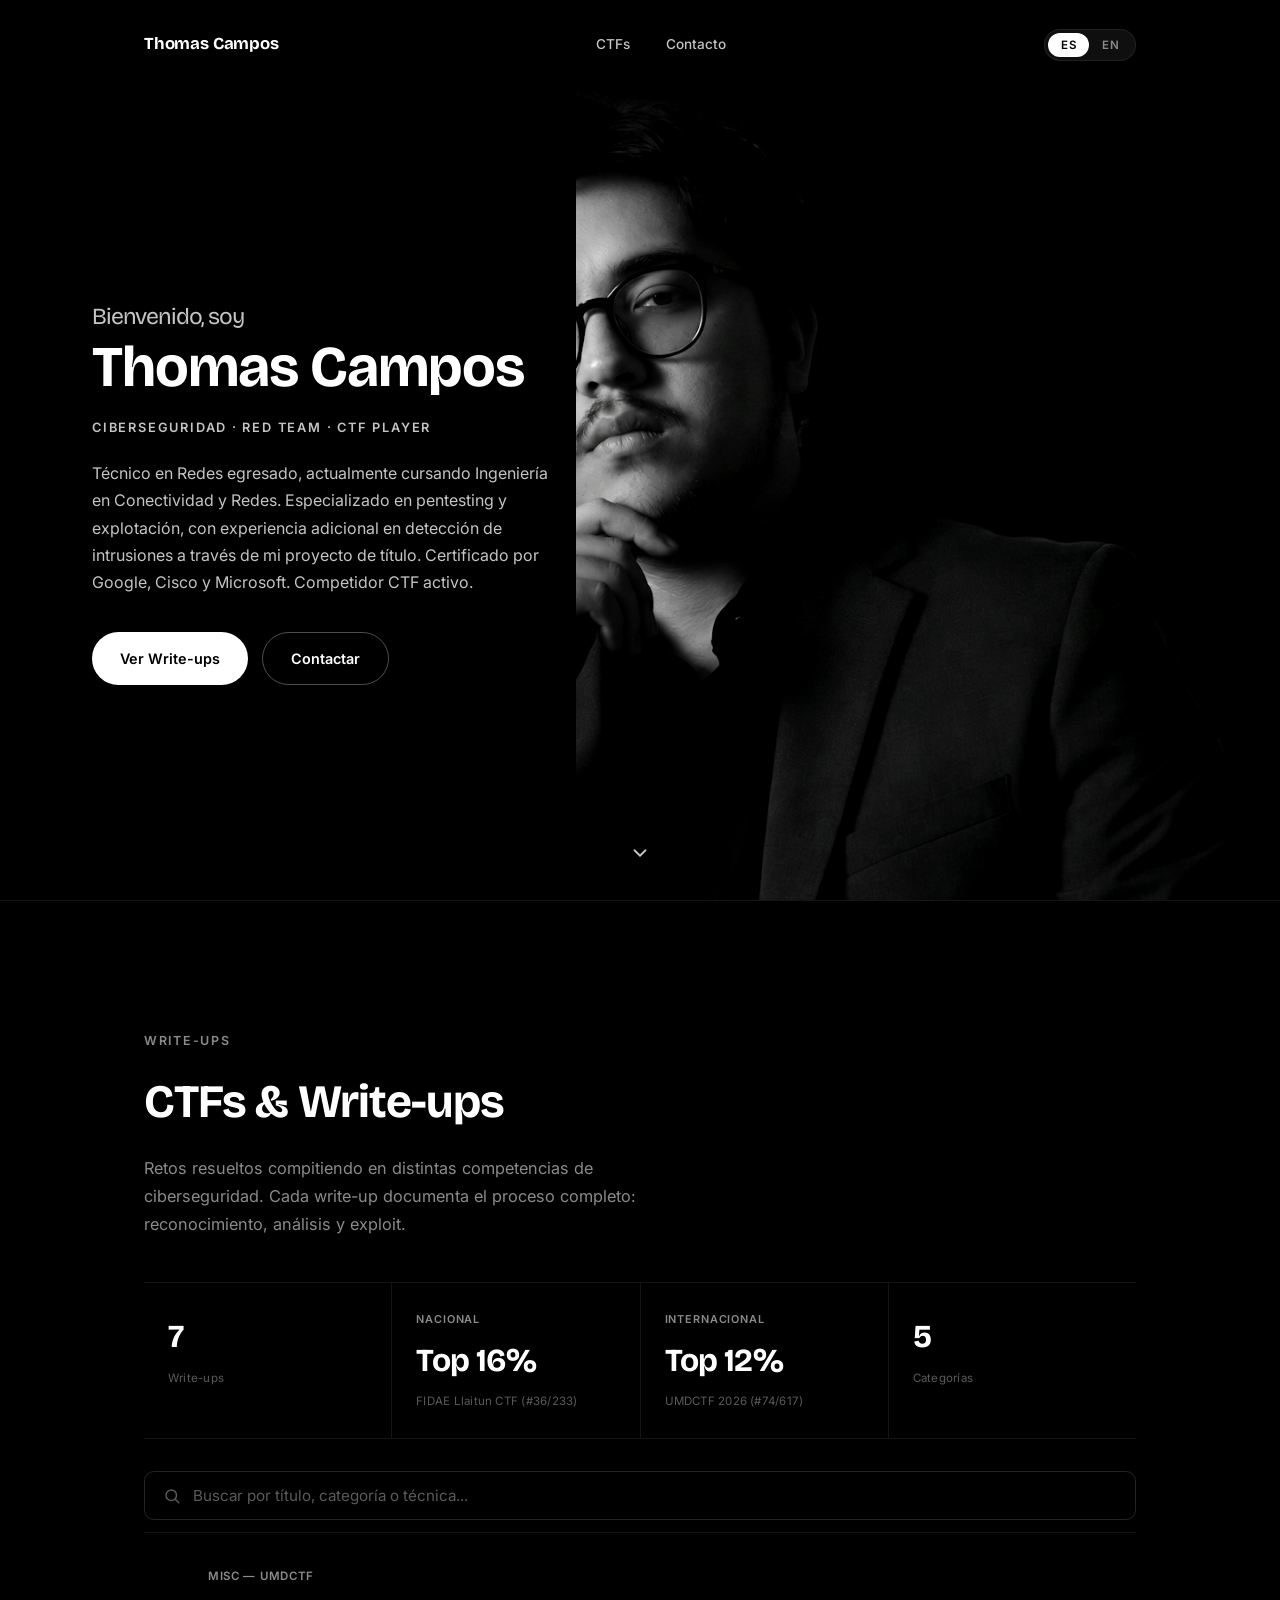
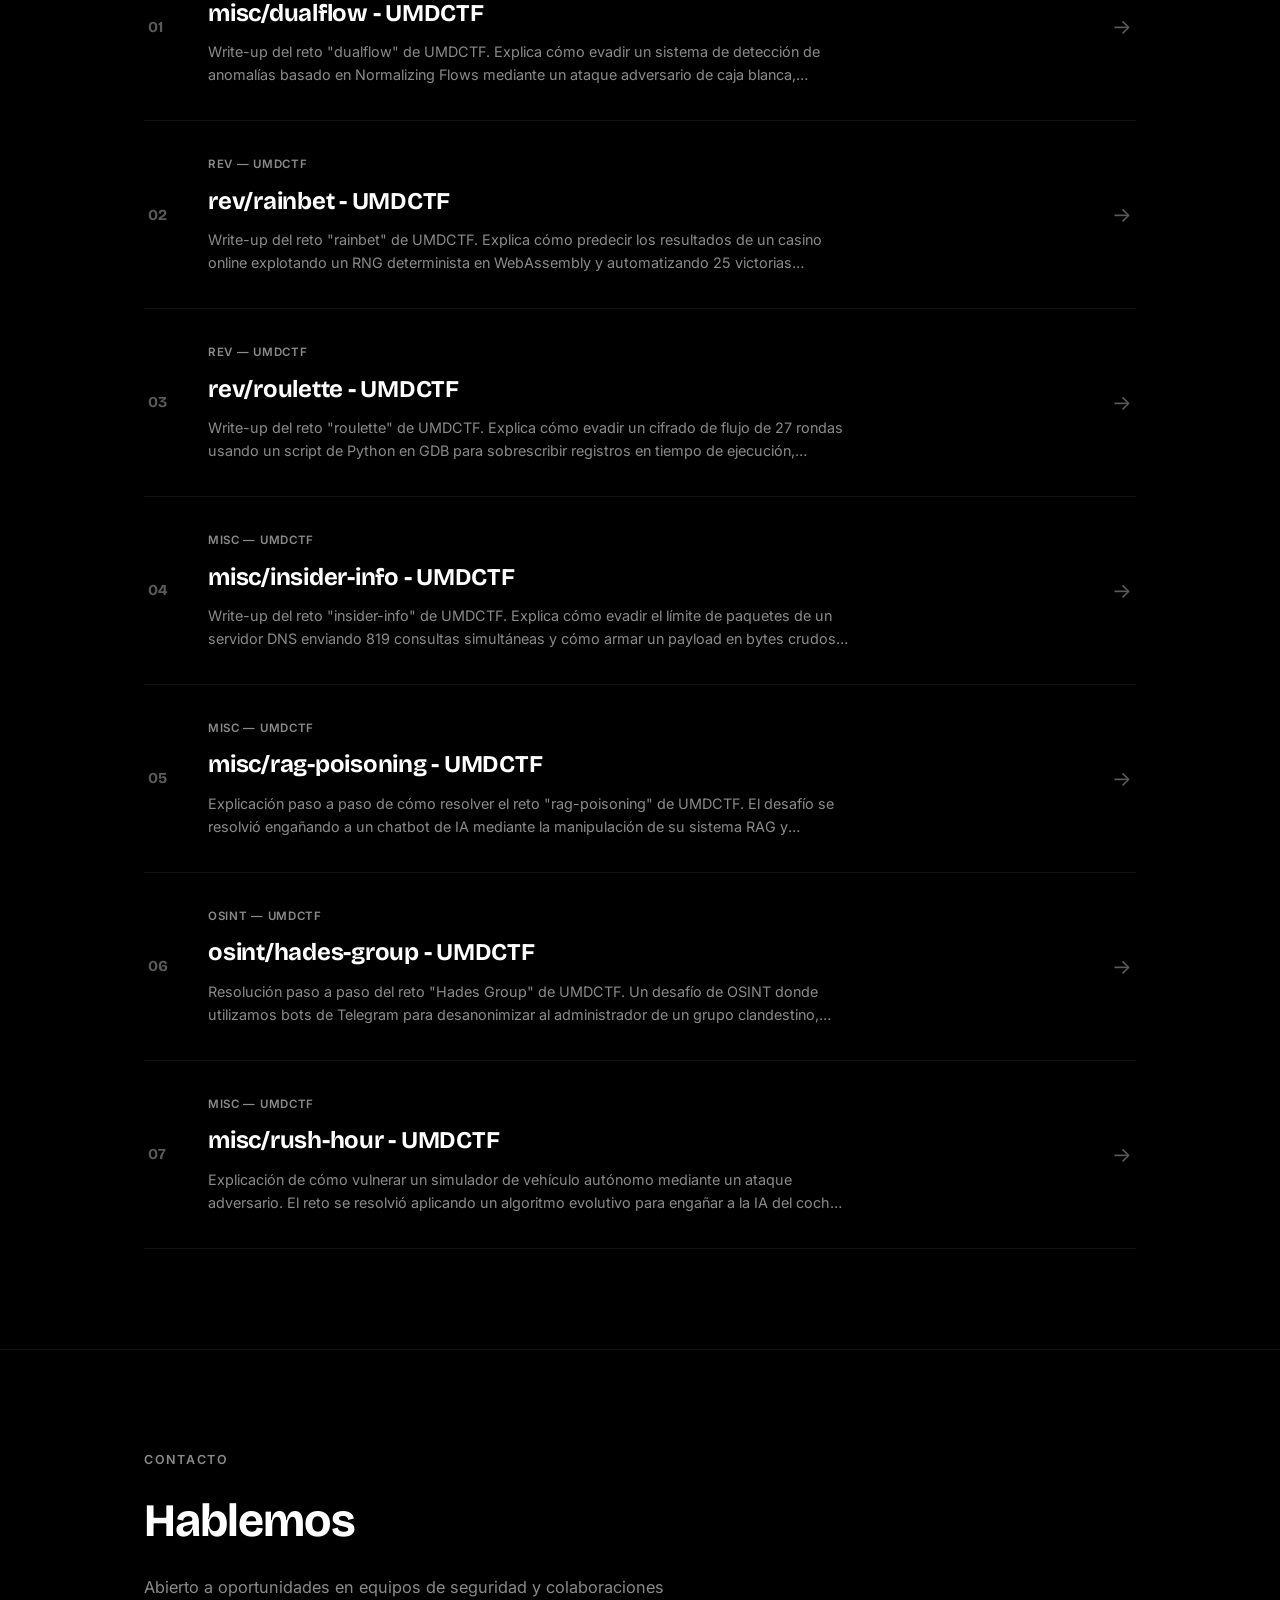
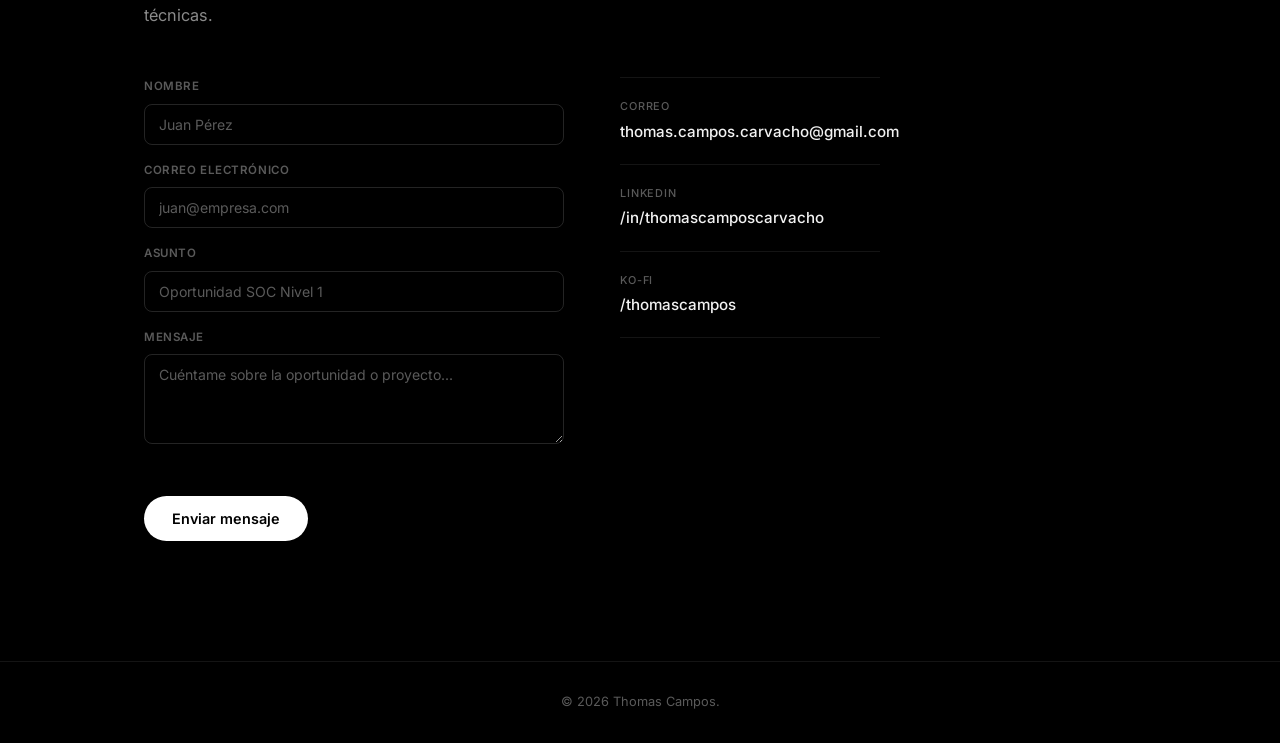
<file: index.html>
<!DOCTYPE html>
<html lang="es">
<head>
  <meta charset="UTF-8" />
  <meta name="viewport" content="width=device-width, initial-scale=1.0" />
  <title>Thomas Campos — Ciberseguridad & CTF</title>
  <meta name="description" content="Thomas Campos — Ciberseguridad, Blue Team, competidor CTF. Write-ups de UMDCTF." />
  <link rel="icon" type="image/png" href="Media/avatar.png" />

  <link rel="preconnect" href="https://fonts.googleapis.com" />
  <link rel="preconnect" href="https://fonts.gstatic.com" crossorigin />
  <link href="https://fonts.googleapis.com/css2?family=Bricolage+Grotesque:opsz,wght@12..96,400..800&family=Inter:wght@400;500;600&display=swap" rel="stylesheet" />

  <link rel="stylesheet" href="style.css" />
</head>
<body>

  <header id="header">
    <div class="nav-inner">
      <a href="#top" class="nav-logo">Thomas Campos</a>
      <nav class="nav-links">
        <a href="#ctfs">CTFs</a>
        <a href="#contact">Contacto</a>
      </nav>
      <div class="lang-toggle">
        <button class="lang-btn active" data-lang="es">ES</button>
        <button class="lang-btn" data-lang="en">EN</button>
      </div>
    </div>
  </header>

  <main>
    <section id="top" class="hero">
      <div class="hero-content">
        <div class="hero-content-inner">
          <h1 class="hero-title">
            <span data-i18n="hero.line1">Bienvenido, soy</span>
            <span data-i18n="hero.line2">Thomas Campos</span>
          </h1>
          <p class="hero-role" data-i18n="hero.role">CIBERSEGURIDAD · RED TEAM · CTF PLAYER</p>
          <p class="hero-desc" data-i18n="hero.desc">Técnico en Redes egresado, actualmente cursando Ingeniería en Conectividad y Redes. Especializado en pentesting y explotación, con experiencia adicional en detección de intrusiones a través de mi proyecto de título. Certificado por Google, Cisco y Microsoft. Competidor CTF activo.</p>

          <div class="hero-cta">
            <a href="#ctfs" class="btn btn-light" data-i18n="hero.cta1">Ver Write-ups</a>
            <a href="#contact" class="btn btn-outline" data-i18n="hero.cta2">Contactar</a>
          </div>
        </div>
      </div>

      <div class="hero-photo-wrap">
        <img src="Media/headshot.png" alt="Thomas Campos" class="hero-photo" />
      </div>

      <a href="#ctfs" class="hero-scroll" aria-label="Scroll">
        <svg width="22" height="22" viewBox="0 0 24 24" fill="none"><path d="M6 9l6 6 6-6" stroke="currentColor" stroke-width="2" stroke-linecap="round" stroke-linejoin="round"/></svg>
      </a>
    </section>

    <section id="ctfs">
      <div class="container">
        <p class="eyebrow" data-i18n="ctfs.label">Write-ups</p>
        <h2 class="section-title" data-i18n="ctfs.title">CTFs &amp; Write-ups</h2>
        <p class="section-desc" data-i18n="ctfs.desc">Retos resueltos compitiendo en distintas competencias de ciberseguridad. Cada write-up documenta el proceso completo: reconocimiento, análisis y exploit.</p>

        <div class="stats-row">
          <div class="stat">
            <div class="stat-number">7</div>
            <div class="stat-label" data-i18n="ctfs.stat1">Write-ups</div>
          </div>
          <div class="stat">
            <p class="stat-tag" data-i18n="ctfs.stat2tag">Nacional</p>
            <div class="stat-number">Top 16%</div>
            <div class="stat-label" data-i18n="ctfs.stat2">FIDAE Llaitun CTF (#36/233)</div>
          </div>
          <div class="stat">
            <p class="stat-tag" data-i18n="ctfs.stat3tag">Internacional</p>
            <div class="stat-number">Top 12%</div>
            <div class="stat-label" data-i18n="ctfs.stat3">UMDCTF 2026 (#74/617)</div>
          </div>
          <div class="stat">
            <div class="stat-number">5</div>
            <div class="stat-label" data-i18n="ctfs.stat4">Categorías</div>
          </div>
        </div>

        <div class="ctf-search">
          <svg width="18" height="18" viewBox="0 0 24 24" fill="none"><circle cx="11" cy="11" r="7" stroke="currentColor" stroke-width="2"/><path d="M21 21l-4.3-4.3" stroke="currentColor" stroke-width="2" stroke-linecap="round"/></svg>
          <input type="text" id="ctfSearch" data-i18n-placeholder="ctfs.search" placeholder="Buscar por título, categoría o técnica..." autocomplete="off" />
        </div>

        <div class="ctf-list" id="ctfList"></div>
      </div>
    </section>

    <section id="contact">
      <div class="container">
        <p class="eyebrow" data-i18n="contact.label">Contacto</p>
        <h2 class="section-title" data-i18n="contact.title">Hablemos</h2>
        <p class="section-desc" data-i18n="contact.desc">Abierto a oportunidades en equipos de seguridad y colaboraciones técnicas.</p>

        <div class="contact-grid">
          <form class="contact-form" id="contactForm" novalidate>
            <div class="form-group">
              <label for="fName" data-i18n="contact.form.name">Nombre</label>
              <input type="text" id="fName" placeholder="Juan Pérez" autocomplete="off" />
            </div>
            <div class="form-group">
              <label for="fEmail" data-i18n="contact.form.email">Correo electrónico</label>
              <input type="email" id="fEmail" placeholder="juan@empresa.com" autocomplete="off" />
            </div>
            <div class="form-group">
              <label for="fSubject" data-i18n="contact.form.subject">Asunto</label>
              <input type="text" id="fSubject" placeholder="Oportunidad SOC Nivel 1" autocomplete="off" />
            </div>
            <div class="form-group">
              <label for="fMessage" data-i18n="contact.form.message">Mensaje</label>
              <textarea id="fMessage" placeholder="Cuéntame sobre la oportunidad o proyecto..."></textarea>
            </div>
            <p class="form-feedback" id="formFeedback"></p>
            <button type="submit" class="btn btn-light form-submit" id="formSubmitBtn">
              <span data-i18n="contact.form.send">Enviar mensaje</span>
            </button>
          </form>

          <div class="contact-links">
            <a href="mailto:thomas.campos.carvacho@gmail.com" class="contact-link">
              <span class="contact-link-label" data-i18n="contact.emailLabel">Correo</span>
              <span>thomas.campos.carvacho@gmail.com</span>
            </a>
            <a href="https://www.linkedin.com/in/thomascamposcarvacho/" target="_blank" rel="noopener noreferrer" class="contact-link">
              <span class="contact-link-label">LinkedIn</span>
              <span>/in/thomascamposcarvacho</span>
            </a>
            <a href="https://ko-fi.com/thomascampos" target="_blank" rel="noopener noreferrer" class="contact-link">
              <span class="contact-link-label">Ko-fi</span>
              <span>/thomascampos</span>
            </a>
          </div>
        </div>
      </div>
    </section>
  </main>

  <footer>
    <p data-i18n="footer.copy">© 2026 Thomas Campos.</p>
  </footer>

  <script src="data.js"></script>
  <script src="script.js"></script>
</body>
</html>
</file>
<file: style.css>
/* =========================================================
   TOKENS — blanco, negro, gris. Nada más.
========================================================= */
:root {
  --black:        #000000;
  --near-black:   #0A0A0A;
  --charcoal:     #1A1A1A;
  --line:         rgba(255,255,255,0.14);
  --line-soft:    rgba(255,255,255,0.08);

  --white:        #FFFFFF;
  --off-white:    #F2F2F2;
  --gray-light:   #C4C4C4;
  --gray:         #8A8A8A;
  --gray-dark:    #5A5A5A;

  --font-display: 'Bricolage Grotesque', sans-serif;
  --font-body:    'Inter', sans-serif;

  --ease: cubic-bezier(0.4, 0, 0.2, 1);
}

* { margin: 0; padding: 0; box-sizing: border-box; }
html { scroll-behavior: smooth; }

body {
  font-family: var(--font-body);
  background: var(--black);
  color: var(--off-white);
  line-height: 1.6;
  overflow-x: hidden;
}

a { color: inherit; text-decoration: none; }
button { font-family: inherit; cursor: pointer; }

.container {
  max-width: 1040px;
  margin: 0 auto;
  padding: 0 24px;
}

/* =========================================================
   NAV
========================================================= */
#header {
  position: fixed;
  top: 0; left: 0; right: 0;
  z-index: 1000;
  padding: 26px 0;
  transition: padding 0.3s var(--ease), background 0.3s var(--ease), border-color 0.3s var(--ease);
}
#header.scrolled {
  padding: 16px 0;
  background: rgba(0,0,0,0.8);
  backdrop-filter: blur(12px);
  -webkit-backdrop-filter: blur(12px);
  border-bottom: 1px solid var(--line-soft);
}

.nav-inner {
  max-width: 1040px;
  margin: 0 auto;
  padding: 0 24px;
  display: flex;
  align-items: center;
  justify-content: space-between;
  gap: 24px;
}

.nav-logo {
  font-family: var(--font-display);
  font-weight: 700;
  font-size: 1.05rem;
  color: var(--white);
  letter-spacing: -0.01em;
}

.nav-links { display: flex; align-items: center; gap: 4px; }
.nav-links a {
  font-size: 0.85rem;
  font-weight: 500;
  color: var(--gray-light);
  padding: 8px 16px;
  border-radius: 100px;
  transition: color 0.2s var(--ease), background 0.2s var(--ease);
}
.nav-links a:hover { color: var(--white); background: rgba(255,255,255,0.08); }

.lang-toggle {
  display: flex;
  background: rgba(255,255,255,0.06);
  border: 1px solid var(--line-soft);
  border-radius: 100px;
  padding: 3px;
}
.lang-btn {
  border: none; background: transparent;
  padding: 5px 13px;
  border-radius: 100px;
  font-size: 0.72rem;
  font-weight: 600;
  letter-spacing: 0.04em;
  color: var(--gray);
  transition: all 0.2s var(--ease);
}
.lang-btn.active { background: var(--white); color: var(--black); }

/* =========================================================
   HERO — negro sólido, texto a la izquierda, foto (sin fondo) a la derecha
========================================================= */
.hero {
  position: relative;
  min-height: 100vh;
  display: flex;
  align-items: center;
  overflow: hidden;
  background: var(--black);
  padding-top: 90px;
}

.hero-photo-wrap {
  position: absolute;
  top: 0;
  right: 0;
  bottom: 0;
  width: 55%;
  height: 100%;
  display: flex;
  align-items: flex-end;
  justify-content: flex-end;
  overflow: hidden;
}
.hero-photo-wrap::before {
  content: '';
  position: absolute;
  inset: 0;
  background: radial-gradient(ellipse 60% 55% at 50% 45%, rgba(255,255,255,0.05) 0%, transparent 70%);
  z-index: 0;
}
.hero-photo {
  position: absolute;
  z-index: 1;
  left: 0;
  right: 0;
  top: 0;
  width: 110%;
  height: 110%;
  object-fit: cover;
  object-position: 100% 0%;
  transform: translateY(5%);
  filter: brightness(1.12) contrast(1.03);
  -webkit-mask-image: linear-gradient(to top, #000 90%, transparent 100%);
  mask-image: linear-gradient(to top, #000 90%, transparent 100%);
}

.hero-content {
  position: relative;
  z-index: 1;
  width: 45%;
  min-width: 300px;
  display: flex;
  justify-content: flex-end;
  padding: 0 24px 0 clamp(24px, 6vw, 56px);
}
.hero-content-inner {
  width: 100%;
  max-width: 460px;
  animation: fadeUp 1s var(--ease) both;
}

.hero-title {
  font-family: var(--font-display);
  font-weight: 700;
  font-size: clamp(2.2rem, 4.6vw, 3.6rem);
  line-height: 1.08;
  letter-spacing: -0.02em;
  color: var(--white);
  margin-bottom: 20px;
}
.hero-title span { display: block; }
.hero-title span:first-child {
  font-weight: 400;
  font-size: 0.4em;
  color: var(--gray-light);
  margin-bottom: 6px;
}

.hero-role {
  font-size: 0.8rem;
  font-weight: 600;
  letter-spacing: 0.14em;
  color: var(--gray-light);
  margin-bottom: 22px;
}

.hero-desc {
  font-size: 1rem;
  color: var(--gray-light);
  line-height: 1.7;
  max-width: 480px;
  margin-bottom: 36px;
}

.hero-cta { display: flex; flex-wrap: wrap; gap: 14px; }

.btn {
  display: inline-flex; align-items: center; justify-content: center;
  padding: 14px 28px;
  border-radius: 100px;
  font-size: 0.9rem;
  font-weight: 600;
  transition: all 0.25s var(--ease);
}
.btn-light { background: var(--white); color: var(--black); }
.btn-light:hover { background: var(--off-white); transform: translateY(-2px); }
.btn-outline { background: transparent; color: var(--white); border: 1px solid rgba(255,255,255,0.3); }
.btn-outline:hover { border-color: var(--white); background: rgba(255,255,255,0.06); }

.hero-scroll {
  position: absolute;
  bottom: 28px; left: 50%;
  transform: translateX(-50%);
  z-index: 1;
  color: var(--gray-light);
  animation: bounce 2s ease-in-out infinite;
}
.hero-scroll:hover { color: var(--white); }

@keyframes fadeUp {
  from { opacity: 0; transform: translateY(28px); }
  to   { opacity: 1; transform: translateY(0); }
}
@keyframes bounce {
  0%, 100% { transform: translate(-50%, 0); }
  50%      { transform: translate(-50%, 8px); }
}

/* =========================================================
   SECTION HEADERS (shared)
========================================================= */
.eyebrow {
  font-size: 0.78rem;
  font-weight: 600;
  letter-spacing: 0.14em;
  text-transform: uppercase;
  color: var(--gray);
  margin-bottom: 14px;
}

.section-title {
  font-family: var(--font-display);
  font-weight: 700;
  font-size: clamp(2rem, 4.2vw, 2.9rem);
  letter-spacing: -0.02em;
  color: var(--white);
  margin-bottom: 16px;
}

.section-desc {
  font-size: 1.02rem;
  color: var(--gray);
  max-width: 560px;
  line-height: 1.7;
}

/* =========================================================
   CTFs
========================================================= */
#ctfs { padding: 130px 0 100px; border-top: 1px solid var(--line-soft); }

.stats-row {
  display: flex;
  flex-wrap: wrap;
  gap: 0;
  margin: 44px 0 8px;
  border-top: 1px solid var(--line-soft);
  border-bottom: 1px solid var(--line-soft);
}
.stat {
  flex: 1;
  min-width: 150px;
  padding: 28px 24px;
  border-left: 1px solid var(--line-soft);
}
.stat:first-child { border-left: none; }
.stat-tag {
  font-size: 0.68rem;
  font-weight: 600;
  color: var(--gray);
  letter-spacing: 0.08em;
  text-transform: uppercase;
  margin-bottom: 6px;
}
.stat-number {
  font-family: var(--font-display);
  font-weight: 700;
  font-size: clamp(1.5rem, 2.6vw, 2rem);
  color: var(--white);
  letter-spacing: -0.02em;
}
.stat-label {
  font-size: 0.72rem;
  color: var(--gray-dark);
  letter-spacing: 0.02em;
  margin-top: 6px;
}

/* Búsqueda */
.ctf-search {
  display: flex;
  align-items: center;
  gap: 12px;
  padding: 14px 18px;
  margin-top: 32px;
  border: 1px solid var(--line);
  border-radius: 10px;
  color: var(--gray-dark);
  transition: border-color 0.2s var(--ease);
}
.ctf-search:focus-within { border-color: var(--gray); color: var(--gray-light); }
.ctf-search input {
  flex: 1;
  background: transparent;
  border: none;
  outline: none;
  color: var(--off-white);
  font-family: var(--font-body);
  font-size: 0.95rem;
}
.ctf-search input::placeholder { color: var(--gray-dark); }

.ctf-list { margin-top: 12px; border-top: 1px solid var(--line-soft); }

.ctf-entry {
  display: flex;
  align-items: center;
  gap: 26px;
  padding: 34px 4px;
  cursor: pointer;
  border-bottom: 1px solid var(--line-soft);
  transition: padding 0.25s var(--ease);
}
.ctf-entry:hover { padding-left: 16px; }

.ctf-entry-index {
  flex-shrink: 0;
  width: 34px;
  font-family: var(--font-display);
  font-weight: 700;
  font-size: 0.95rem;
  color: var(--gray-dark);
}

.ctf-entry-main { flex: 1; min-width: 0; display: flex; flex-direction: column; }
.ctf-entry-path {
  font-size: 0.72rem;
  font-weight: 600;
  letter-spacing: 0.06em;
  text-transform: uppercase;
  color: var(--gray);
  margin-bottom: 8px;
}
.ctf-entry-title {
  font-family: var(--font-display);
  font-weight: 700;
  font-size: clamp(1.15rem, 2.1vw, 1.5rem);
  color: var(--white);
  margin-bottom: 8px;
  letter-spacing: -0.01em;
}
.ctf-entry-desc {
  font-size: 0.9rem;
  color: var(--gray);
  line-height: 1.6;
  max-width: 640px;
  display: -webkit-box;
  -webkit-line-clamp: 2;
  -webkit-box-orient: vertical;
  overflow: hidden;
}

.ctf-entry-arrow {
  flex-shrink: 0;
  font-size: 1.3rem;
  color: var(--gray-dark);
  transition: all 0.25s var(--ease);
}
.ctf-entry:hover .ctf-entry-arrow { color: var(--white); transform: translateX(4px); }

.ctf-empty { padding: 40px 4px; color: var(--gray); }

/* =========================================================
   CONTACT
========================================================= */
#contact { padding: 100px 0 120px; border-top: 1px solid var(--line-soft); }
#contact .section-desc { margin-bottom: 48px; }

.contact-grid {
  display: grid;
  grid-template-columns: 420px 1fr;
  gap: 56px;
  align-items: start;
  max-width: 760px;
}

.contact-links { max-width: 260px; display: flex; flex-direction: column; }
.contact-link {
  display: flex;
  flex-direction: column;
  gap: 4px;
  padding: 20px 0;
  border-top: 1px solid var(--line-soft);
  font-size: 0.95rem;
  font-weight: 500;
  color: var(--off-white);
  transition: opacity 0.2s var(--ease);
}
.contact-links a:last-child { border-bottom: 1px solid var(--line-soft); }
.contact-link:hover { opacity: 0.65; }
.contact-link-label {
  font-size: 0.68rem;
  letter-spacing: 0.08em;
  text-transform: uppercase;
  color: var(--gray-dark);
}

/* Formulario — compacto */
.contact-form {
  display: flex;
  flex-direction: column;
  gap: 16px;
  max-width: 420px;
}
.form-group { display: flex; flex-direction: column; gap: 8px; }
.form-group label {
  font-size: 0.72rem;
  font-weight: 600;
  letter-spacing: 0.05em;
  text-transform: uppercase;
  color: var(--gray-dark);
}
.form-group input,
.form-group textarea {
  background: transparent;
  border: 1px solid var(--line);
  border-radius: 8px;
  padding: 11px 14px;
  font-family: var(--font-body);
  font-size: 0.88rem;
  color: var(--white);
  outline: none;
  transition: border-color 0.2s var(--ease);
}
.form-group input:focus,
.form-group textarea:focus { border-color: var(--gray-light); }
.form-group input::placeholder,
.form-group textarea::placeholder { color: var(--gray-dark); }
.form-group textarea { min-height: 90px; resize: vertical; }

.form-feedback { font-size: 0.85rem; min-height: 20px; }
.form-feedback.success { color: var(--white); }
.form-feedback.error { color: var(--gray-light); }

.form-submit { align-self: flex-start; border: none; }
.form-submit:disabled { opacity: 0.6; cursor: default; }

/* =========================================================
   FOOTER
========================================================= */
footer {
  padding: 30px 0;
  text-align: center;
  font-size: 0.8rem;
  color: var(--gray-dark);
  border-top: 1px solid var(--line-soft);
}

/* =========================================================
   RESPONSIVE
========================================================= */
@media (max-width: 720px) {
  .nav-links { display: none; }

  .hero {
    flex-direction: column;
    padding-top: 100px;
  }
  .hero-content {
    padding: 0 20px;
    order: 2;
    width: 100%;
    min-width: 0;
    justify-content: flex-start;
  }
  .hero-content-inner { max-width: 100%; }
  .hero-photo-wrap {
    position: relative;
    order: 1;
    top: auto; right: auto; bottom: auto;
    width: 100%;
    height: auto;
    margin-bottom: 24px;
    justify-content: center;
  }
  .hero-photo {
    position: static;
    width: auto;
    height: auto;
    max-width: 340px;
    max-height: 46vh;
    object-fit: contain;
    transform: none;
    -webkit-mask-image: none;
    mask-image: none;
  }

  .stat { min-width: 50%; border-bottom: 1px solid var(--line-soft); }
  .stat:nth-child(2n+1) { border-left: none; }

  .contact-grid { grid-template-columns: 1fr; gap: 40px; }
  .contact-form { max-width: 100%; }

  .ctf-entry { gap: 14px; padding: 26px 2px; }
  .ctf-entry:hover { padding-left: 10px; }
  .ctf-entry-index { width: 26px; font-size: 0.85rem; }
}
</file>
